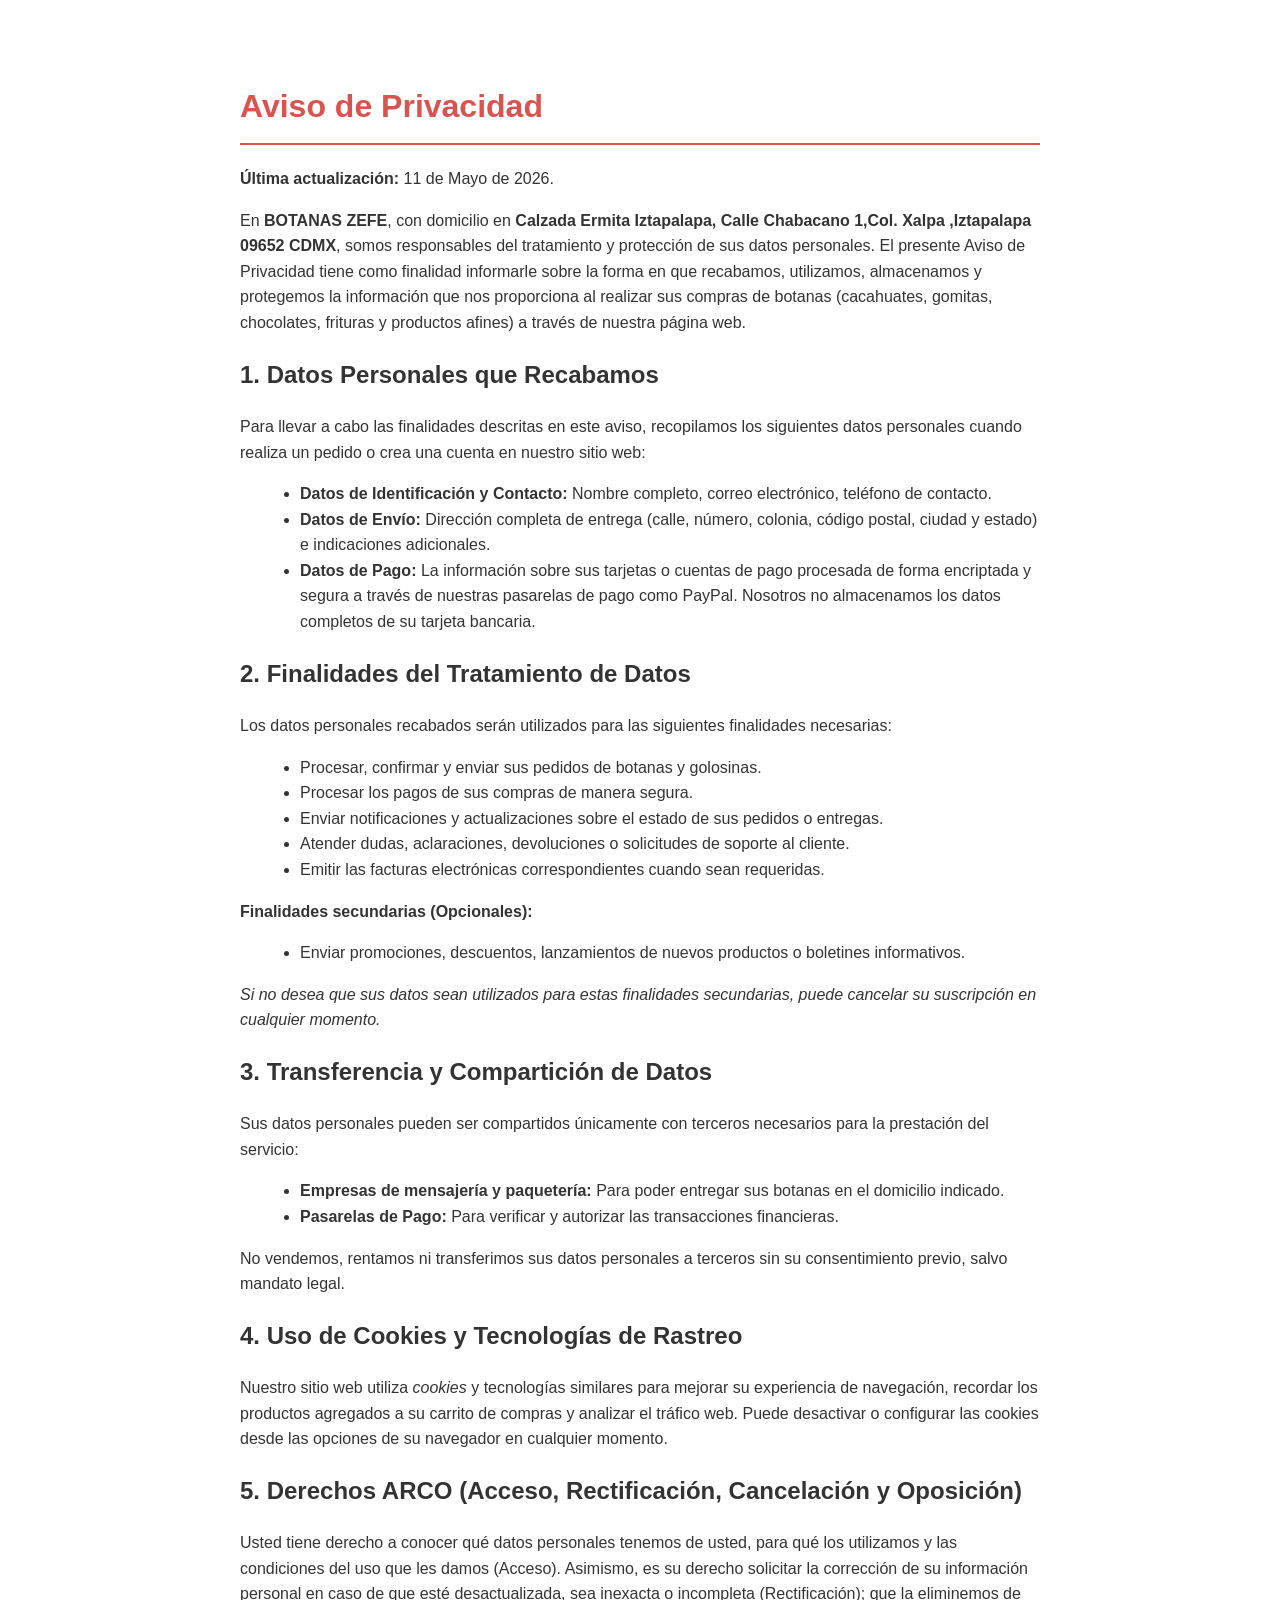
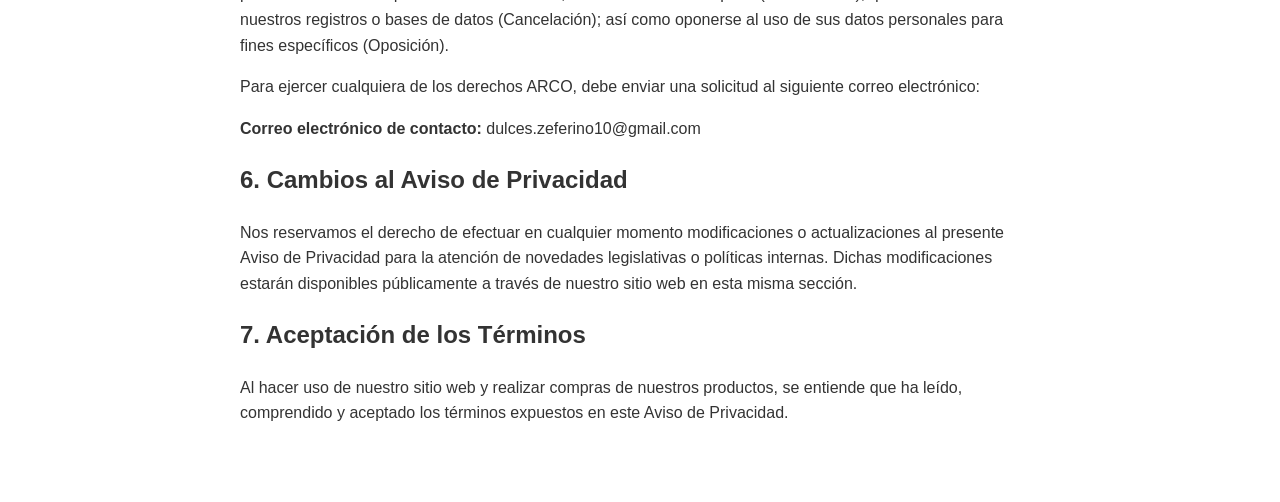
<file: Aviso de privacidad html.html>
<!DOCTYPE html>
<html lang="es">
<head>
  <meta charset="UTF-8">
  <meta name="viewport" content="width=device-width, initial-scale=1.0">
  <title>Aviso de Privacidad - Venta de Botanas</title>
  <style>
    .privacy-container {
      max-width: 800px;
      margin: 40px auto;
      padding: 20px;
      font-family: Arial, sans-serif;
      line-height: 1.6;
      color: #333;
    }
    .privacy-container h1 {
      color: #d9534f;
      border-bottom: 2px solid #d9534f;
      padding-bottom: 10px;
    }
    .privacy-container h2 {
      color: #333;
      margin-top: 20px;
    }
    .privacy-container ul {
      margin-left: 20px;
    }
  </style>
</head>
<body>

  <div class="privacy-container">
    <h1>Aviso de Privacidad</h1>
    <p><strong>Última actualización:</strong>  11 de Mayo de 2026. </p>

    <p>En <strong>BOTANAS ZEFE</strong>, con domicilio en <strong>Calzada Ermita Iztapalapa, Calle Chabacano 1,Col. Xalpa ,Iztapalapa 09652 CDMX</strong>, somos responsables del tratamiento y protección de sus datos personales. El presente Aviso de Privacidad tiene como finalidad informarle sobre la forma en que recabamos, utilizamos, almacenamos y protegemos la información que nos proporciona al realizar sus compras de botanas (cacahuates, gomitas, chocolates, frituras y productos afines) a través de nuestra página web.</p>

    <h2>1. Datos Personales que Recabamos</h2>
    <p>Para llevar a cabo las finalidades descritas en este aviso, recopilamos los siguientes datos personales cuando realiza un pedido o crea una cuenta en nuestro sitio web:</p>

    <ul>
      <li><strong>Datos de Identificación y Contacto:</strong> Nombre completo, correo electrónico, teléfono de contacto.</li>
      <li><strong>Datos de Envío:</strong> Dirección completa de entrega (calle, número, colonia, código postal, ciudad y estado) e indicaciones adicionales.</li>
      <li><strong>Datos de Pago:</strong> La información sobre sus tarjetas o cuentas de pago procesada de forma encriptada y segura a través de nuestras pasarelas de pago como PayPal. Nosotros no almacenamos los datos completos de su tarjeta bancaria.</li>
    </ul>

    <h2>2. Finalidades del Tratamiento de Datos</h2>
    <p>Los datos personales recabados serán utilizados para las siguientes finalidades necesarias:</p>
    <ul>
      <li>Procesar, confirmar y enviar sus pedidos de botanas y golosinas.</li>
      <li>Procesar los pagos de sus compras de manera segura.</li>
      <li>Enviar notificaciones y actualizaciones sobre el estado de sus pedidos o entregas.</li>
      <li>Atender dudas, aclaraciones, devoluciones o solicitudes de soporte al cliente.</li>
      <li>Emitir las facturas electrónicas correspondientes cuando sean requeridas.</li>
    </ul>

    <p><strong>Finalidades secundarias (Opcionales):</strong></p>
    <ul>
      <li>Enviar promociones, descuentos, lanzamientos de nuevos productos o boletines informativos.</li>
    </ul>
    <p><em>Si no desea que sus datos sean utilizados para estas finalidades secundarias, puede cancelar su suscripción en cualquier momento.</em></p>

    <h2>3. Transferencia y Compartición de Datos</h2>
    <p>Sus datos personales pueden ser compartidos únicamente con terceros necesarios para la prestación del servicio:</p>
    <ul>
      <li><strong>Empresas de mensajería y paquetería:</strong> Para poder entregar sus botanas en el domicilio indicado.</li>
      <li><strong>Pasarelas de Pago:</strong> Para verificar y autorizar las transacciones financieras.</li>
    </ul>
    <p>No vendemos, rentamos ni transferimos sus datos personales a terceros sin su consentimiento previo, salvo mandato legal.</p>

    <h2>4. Uso de Cookies y Tecnologías de Rastreo</h2>
    <p>Nuestro sitio web utiliza <em>cookies</em> y tecnologías similares para mejorar su experiencia de navegación, recordar los productos agregados a su carrito de compras y analizar el tráfico web. Puede desactivar o configurar las cookies desde las opciones de su navegador en cualquier momento.</p>

    <h2>5. Derechos ARCO (Acceso, Rectificación, Cancelación y Oposición)</h2>
    <p>Usted tiene derecho a conocer qué datos personales tenemos de usted, para qué los utilizamos y las condiciones del uso que les damos (Acceso). Asimismo, es su derecho solicitar la corrección de su información personal en caso de que esté desactualizada, sea inexacta o incompleta (Rectificación); que la eliminemos de nuestros registros o bases de datos (Cancelación); así como oponerse al uso de sus datos personales para fines específicos (Oposición).</p>

    <p>Para ejercer cualquiera de los derechos ARCO, debe enviar una solicitud al siguiente correo electrónico:</p>
    <p><strong>Correo electrónico de contacto:</strong> dulces.zeferino10@gmail.com</p>

    <h2>6. Cambios al Aviso de Privacidad</h2>
    <p>Nos reservamos el derecho de efectuar en cualquier momento modificaciones o actualizaciones al presente Aviso de Privacidad para la atención de novedades legislativas o políticas internas. Dichas modificaciones estarán disponibles públicamente a través de nuestro sitio web en esta misma sección.</p>

    <h2>7. Aceptación de los Términos</h2>
    <p>Al hacer uso de nuestro sitio web y realizar compras de nuestros productos, se entiende que ha leído, comprendido y aceptado los términos expuestos en este Aviso de Privacidad.</p>
  </div>

</body>
</html>
</file>
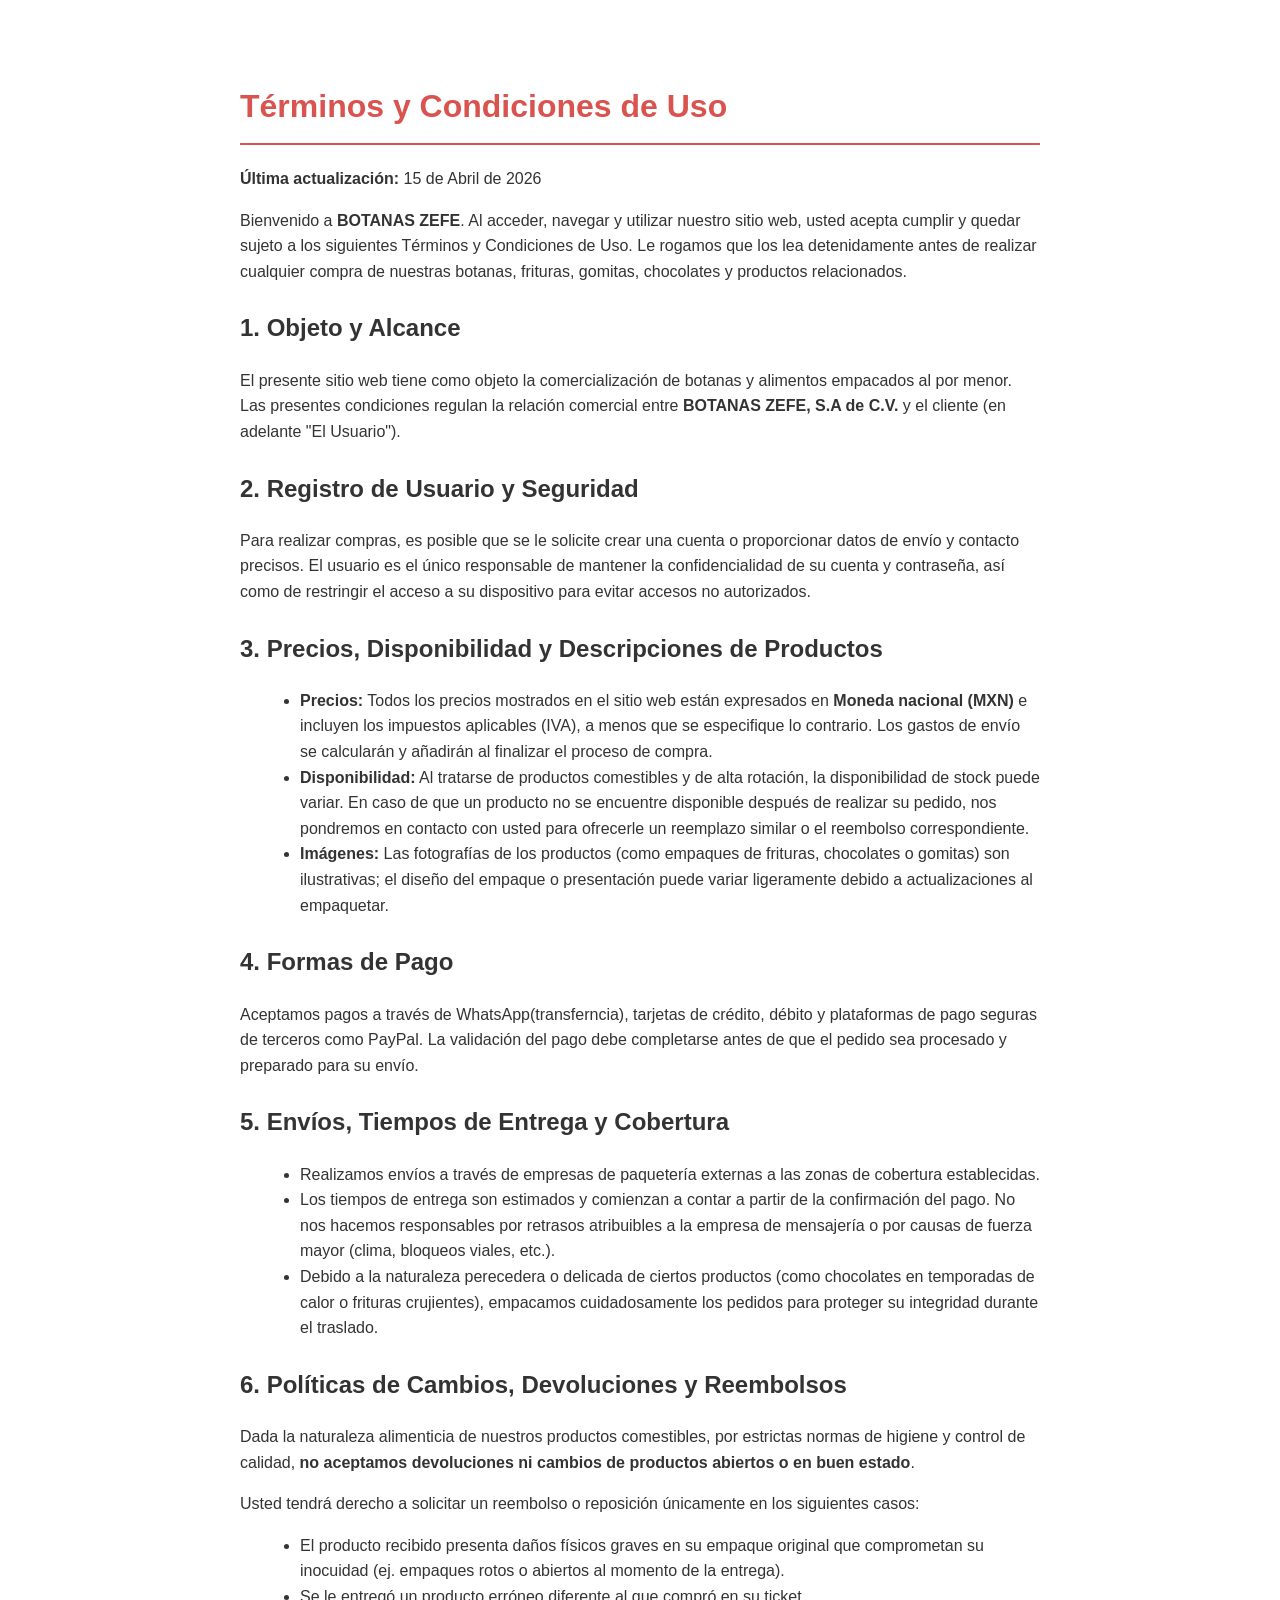
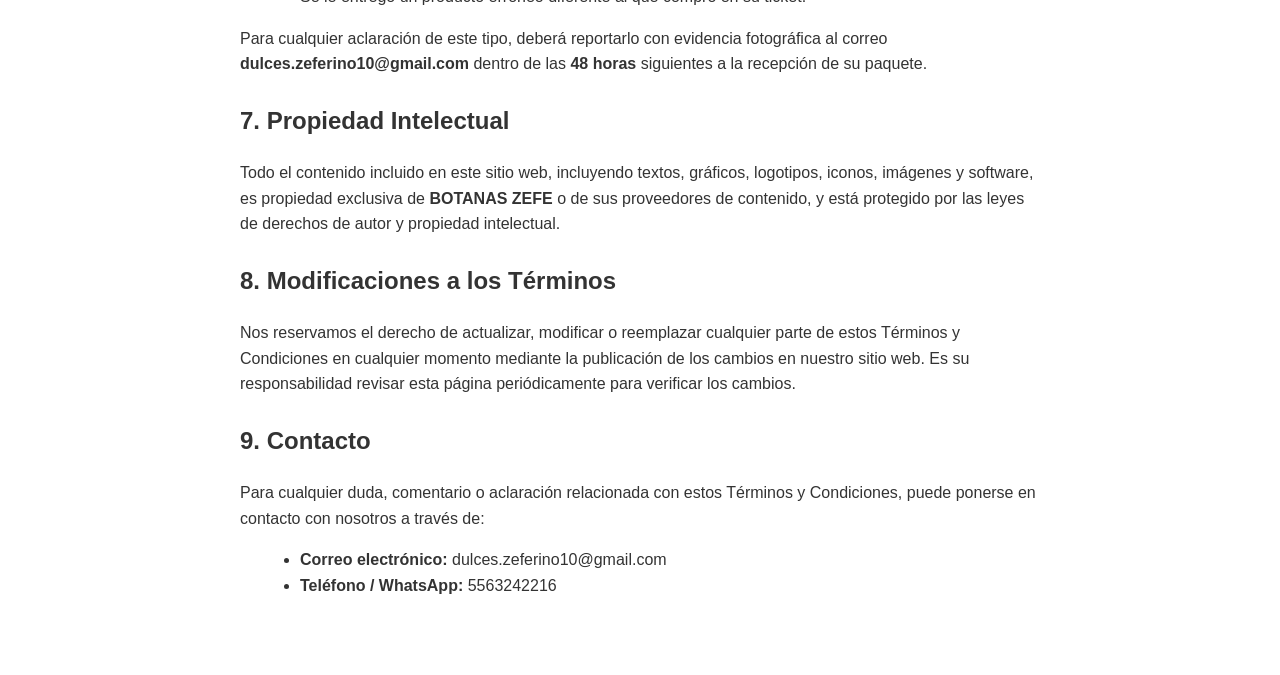
<file: Terminos y condiciones.html>
<!DOCTYPE html>
<html lang="es">
<head>
  <meta charset="UTF-8">
  <meta name="viewport" content="width=device-width, initial-scale=1.0">
  <title>Términos y Condiciones - Tienda de Botanas</title>
  <style>
    .terms-container {
      max-width: 800px;
      margin: 40px auto;
      padding: 20px;
      font-family: Arial, sans-serif;
      line-height: 1.6;
      color: #333;
    }
    .terms-container h1 {
      color: #d9534f;
      border-bottom: 2px solid #d9534f;
      padding-bottom: 10px;
    }
    .terms-container h2 {
      color: #333;
      margin-top: 25px;
    }
    .terms-container ul {
      margin-left: 20px;
    }
  </style>
</head>
<body>

  <div class="terms-container">
    <h1>Términos y Condiciones de Uso</h1>
    <p><strong>Última actualización:</strong> 15 de Abril de 2026</p>

    <p>Bienvenido a <strong>BOTANAS ZEFE</strong>. Al acceder, navegar y utilizar nuestro sitio web, usted acepta cumplir y quedar sujeto a los siguientes Términos y Condiciones de Uso. Le rogamos que los lea detenidamente antes de realizar cualquier compra de nuestras botanas, frituras, gomitas, chocolates y productos relacionados.</p>

    <h2>1. Objeto y Alcance</h2>
    <p>El presente sitio web tiene como objeto la comercialización de botanas y alimentos empacados al por menor. Las presentes condiciones regulan la relación comercial entre <strong>BOTANAS ZEFE, S.A de C.V.</strong> y el cliente (en adelante "El Usuario").</p>

    <h2>2. Registro de Usuario y Seguridad</h2>
    <p>Para realizar compras, es posible que se le solicite crear una cuenta o proporcionar datos de envío y contacto precisos. El usuario es el único responsable de mantener la confidencialidad de su cuenta y contraseña, así como de restringir el acceso a su dispositivo para evitar accesos no autorizados.</p>

    <h2>3. Precios, Disponibilidad y Descripciones de Productos</h2>
    <ul>
      <li><strong>Precios:</strong> Todos los precios mostrados en el sitio web están expresados en <strong>Moneda nacional (MXN)</strong> e incluyen los impuestos aplicables (IVA), a menos que se especifique lo contrario. Los gastos de envío se calcularán y añadirán al finalizar el proceso de compra.</li>
      <li><strong>Disponibilidad:</strong> Al tratarse de productos comestibles y de alta rotación, la disponibilidad de stock puede variar. En caso de que un producto no se encuentre disponible después de realizar su pedido, nos pondremos en contacto con usted para ofrecerle un reemplazo similar o el reembolso correspondiente.</li>
      <li><strong>Imágenes:</strong> Las fotografías de los productos (como empaques de frituras, chocolates o gomitas) son ilustrativas; el diseño del empaque o presentación puede variar ligeramente debido a actualizaciones al empaquetar.</li>
    </ul>

    <h2>4. Formas de Pago</h2>
    <p>Aceptamos pagos a través de WhatsApp(transferncia), tarjetas de crédito, débito y plataformas de pago seguras de terceros como PayPal. La validación del pago debe completarse antes de que el pedido sea procesado y preparado para su envío.</p>

    <h2>5. Envíos, Tiempos de Entrega y Cobertura</h2>
    <ul>
      <li>Realizamos envíos a través de empresas de paquetería externas a las zonas de cobertura establecidas.</li>
      <li>Los tiempos de entrega son estimados y comienzan a contar a partir de la confirmación del pago. No nos hacemos responsables por retrasos atribuibles a la empresa de mensajería o por causas de fuerza mayor (clima, bloqueos viales, etc.).</li>
      <li>Debido a la naturaleza perecedera o delicada de ciertos productos (como chocolates en temporadas de calor o frituras crujientes), empacamos cuidadosamente los pedidos para proteger su integridad durante el traslado.</li>
    </ul>

    <h2>6. Políticas de Cambios, Devoluciones y Reembolsos</h2>
    <p>Dada la naturaleza alimenticia de nuestros productos comestibles, por estrictas normas de higiene y control de calidad, <strong>no aceptamos devoluciones ni cambios de productos abiertos o en buen estado</strong>.</p>
    <p>Usted tendrá derecho a solicitar un reembolso o reposición únicamente en los siguientes casos:</p>
    <ul>
      <li>El producto recibido presenta daños físicos graves en su empaque original que comprometan su inocuidad (ej. empaques rotos o abiertos al momento de la entrega).</li>
      <li>Se le entregó un producto erróneo diferente al que compró en su ticket.</li>
    </ul>
    <p>Para cualquier aclaración de este tipo, deberá reportarlo con evidencia fotográfica al correo <strong>dulces.zeferino10@gmail.com</strong> dentro de las <strong> 48 horas</strong> siguientes a la recepción de su paquete.</p>

    <h2>7. Propiedad Intelectual</h2>
    <p>Todo el contenido incluido en este sitio web, incluyendo textos, gráficos, logotipos, iconos, imágenes y software, es propiedad exclusiva de <strong>BOTANAS ZEFE</strong> o de sus proveedores de contenido, y está protegido por las leyes de derechos de autor y propiedad intelectual.</p>

    <h2>8. Modificaciones a los Términos</h2>
    <p>Nos reservamos el derecho de actualizar, modificar o reemplazar cualquier parte de estos Términos y Condiciones en cualquier momento mediante la publicación de los cambios en nuestro sitio web. Es su responsabilidad revisar esta página periódicamente para verificar los cambios.</p>

    <h2>9. Contacto</h2>
    <p>Para cualquier duda, comentario o aclaración relacionada con estos Términos y Condiciones, puede ponerse en contacto con nosotros a través de:</p>
    <ul>
      <li><strong>Correo electrónico:</strong> dulces.zeferino10@gmail.com</li>
      <li><strong>Teléfono / WhatsApp:</strong> 5563242216</li>
    </ul>
  </div>

</body>
</html>
</file>
